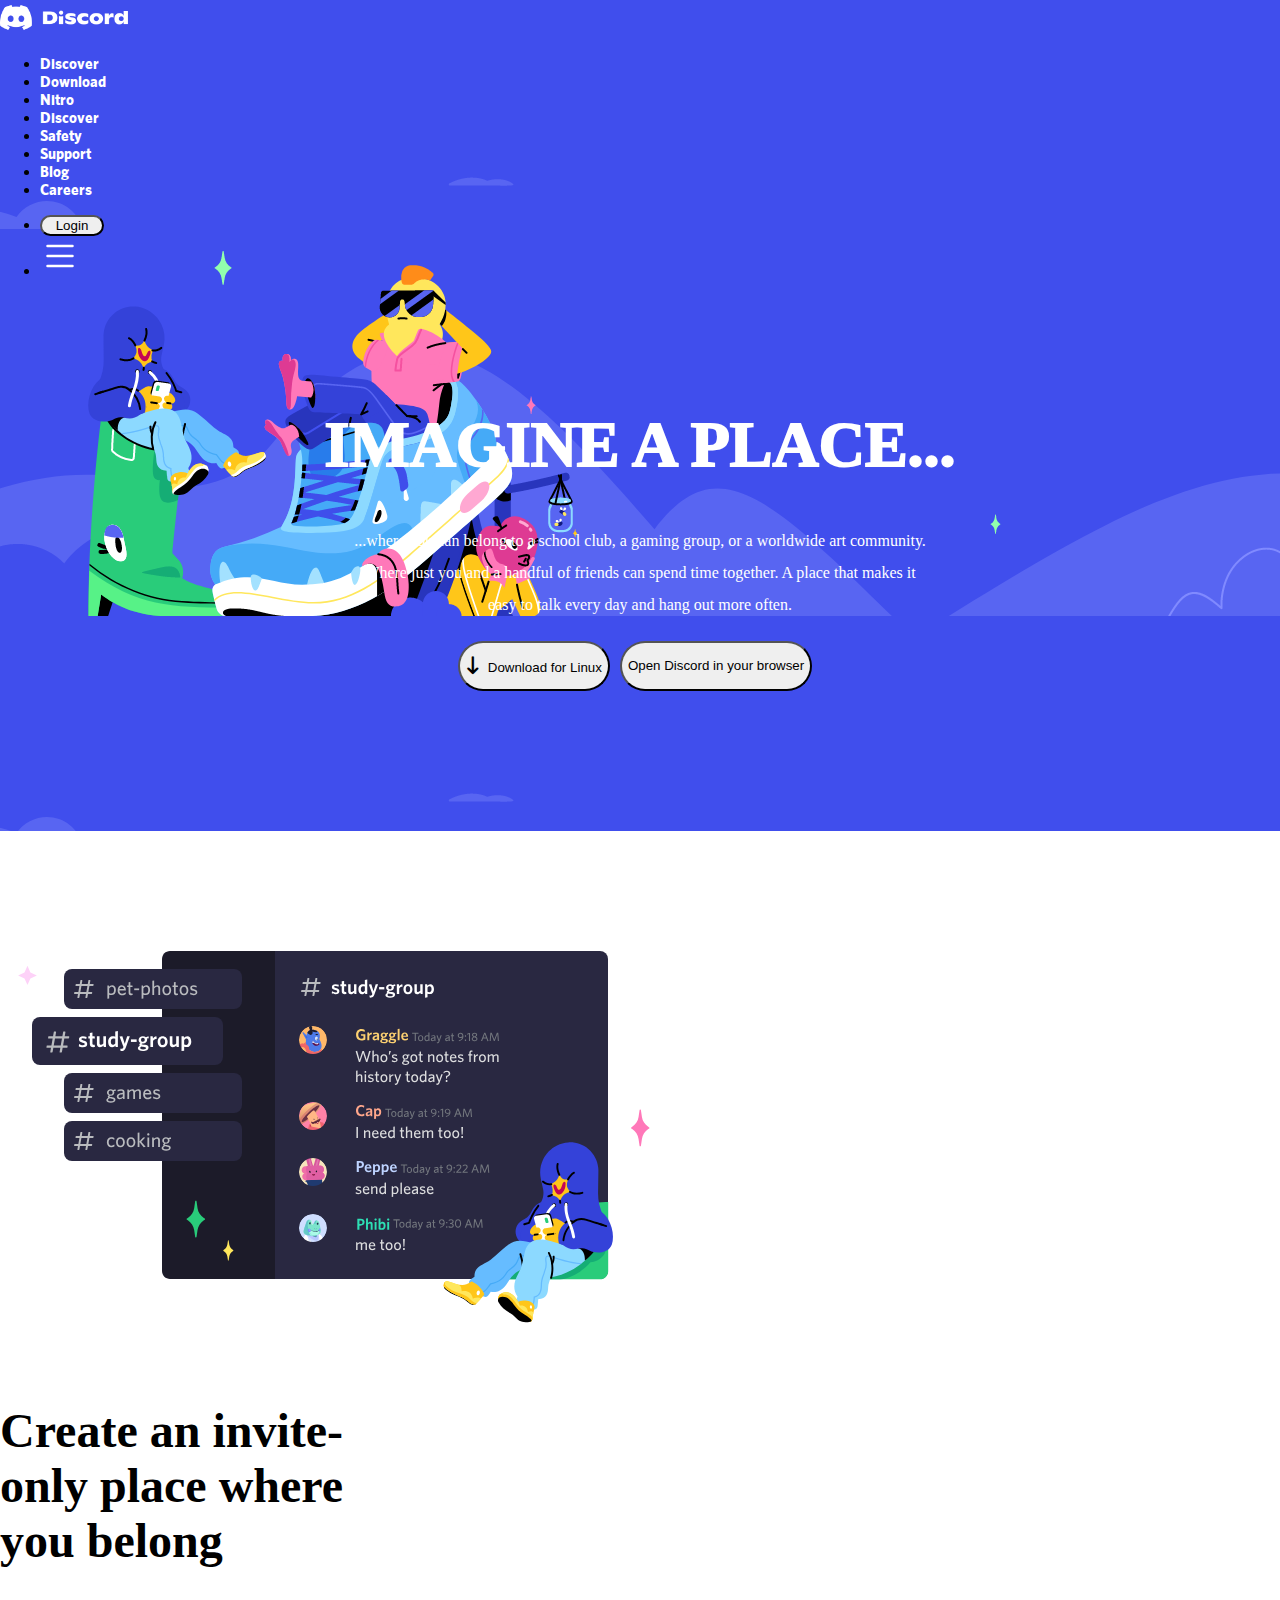
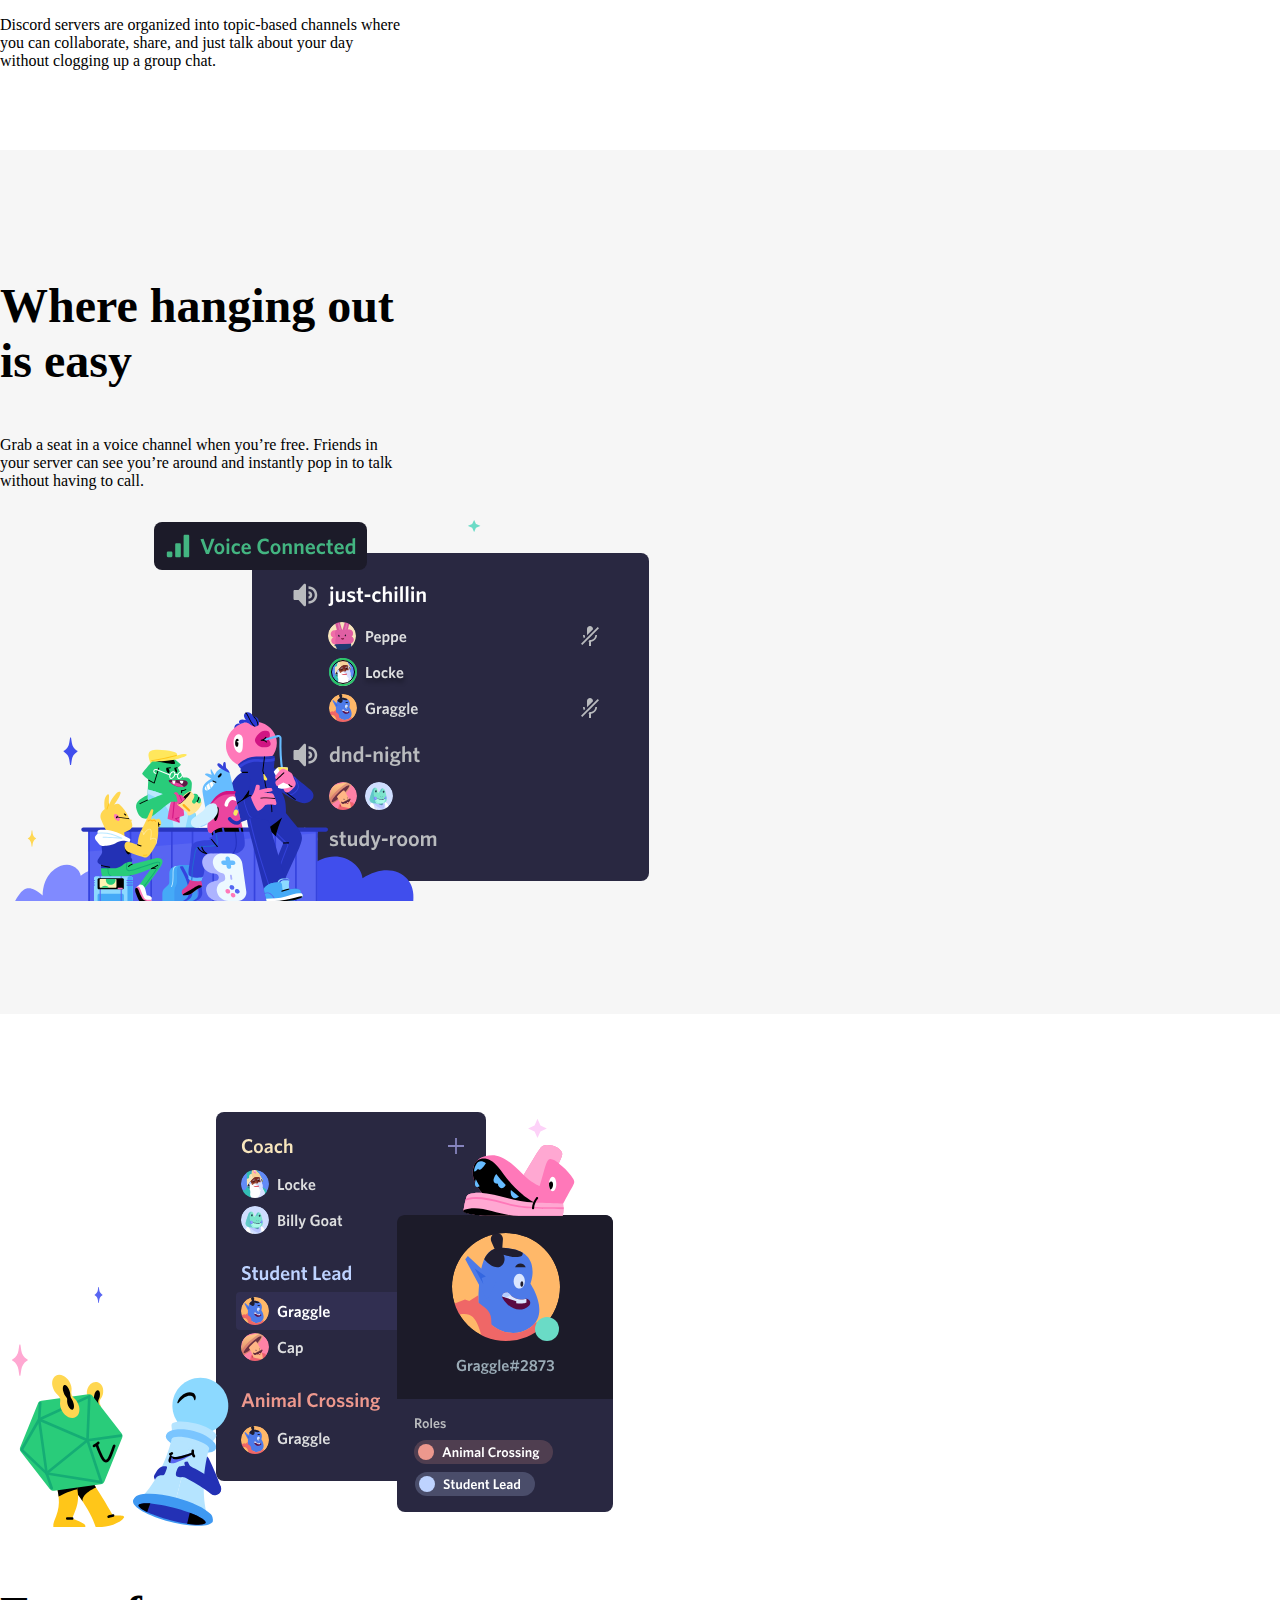
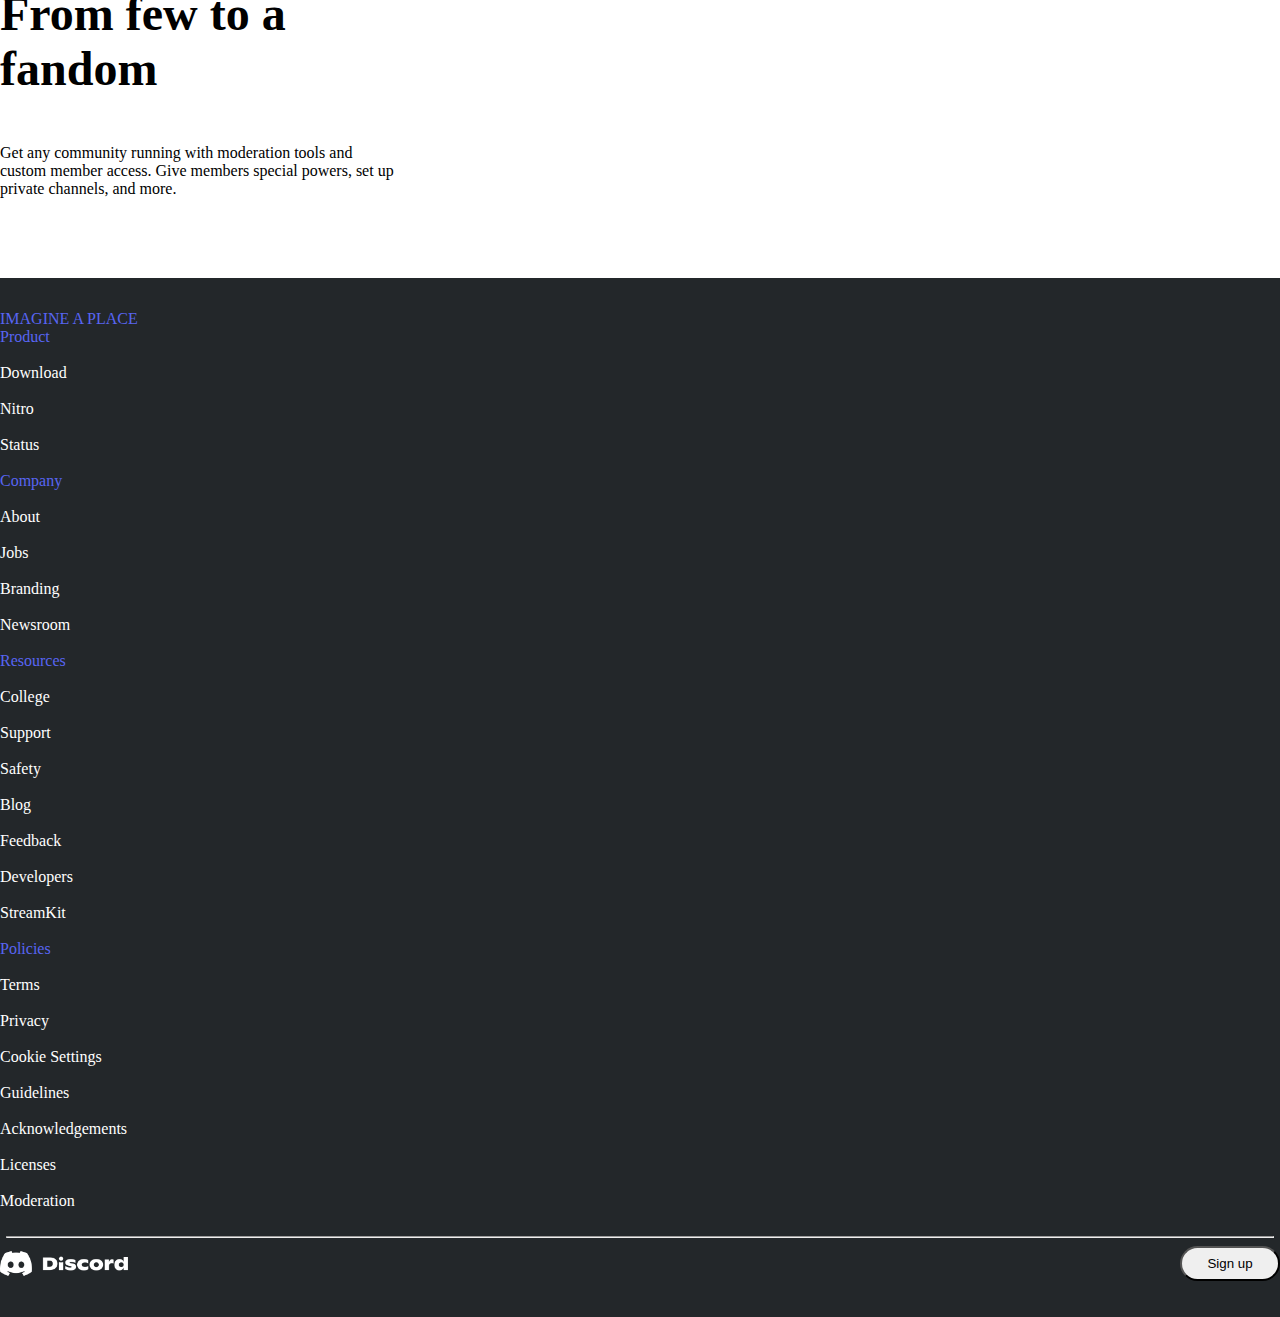
<file: index.html>
<!DOCTYPE html>
<html lang="en">
<head>
    <meta charset="UTF-8">
    <meta http-equiv="X-UA-Compatible" content="IE=edge">
    <meta name="viewport" content="width=device-width, initial-scale=1.0">
    <script src="./index.js"></script>
    <link 
        href="https://cdn.jsdelivr.net/npm/bootstrap@5.2.0/dist/css/bootstrap.min.css" 
        rel="stylesheet" 
        integrity="sha384-gH2yIJqKdNHPEq0n4Mqa/HGKIhSkIHeL5AyhkYV8i59U5AR6csBvApHHNl/vI1Bx" 
        crossorigin="anonymous">
    <link rel="stylesheet" href="https://cdnjs.cloudflare.com/ajax/libs/font-awesome/6.1.2/css/all.min.css">
    <link rel="stylesheet" href="./style.css">
    <link rel="shortcut icon" href="./images/fav_icon.png">
    <title>Discord</title>
</head>
<body>
    <div class="background" >

        <div class="container">
          <!-- header -->
          <header>

              <!-- Navbar-->
              <nav class="navbar navbar-expand-lg">
               <div class="container-fluid justify-content-between">
    
                 <!-- Left elements -->
                 <div class="d-flex">
                   <a class="navbar-brand me-2 mb-1 d-flex align-items-center" href="#">
    
                     <!-- logo -->
                     <div class="logo">
                         <img class="logo" src="./images/Discord-Logo+Wordmark-White.png" alt="">
                     </div>
                     <!-- /logo -->
    
                   </a>
                 </div>
                 <!-- Left elements -->
             
                 <!-- Center elements -->
                 <ul class="navbar-nav flex-row d-none d-lg-flex">
    
                   <li class="nav-item me-3 me-lg-1 active">
                     <a class="nav-link header-link" href="#">
                       Discover
                     </a>
                   </li>
    
                   <li class="nav-item me-3 me-lg-1">
                     <a class="nav-link header-link" href="#">
                       Download
                     </a>
                   </li>
    
                   <li class="nav-item me-3 me-lg-1">
                     <a class="nav-link header-link" href="#">
                       Nitro
                     </a>
                   </li>
    
                   <li class="nav-item me-3 me-lg-1">
                     <a class="nav-link header-link" href="#">
                       Discover
                     </a>
                   </li>
             
                   <li class="nav-item me-3 me-lg-1">
                     <a class="nav-link header-link" href="#">
                       Safety
                     </a>
                   </li>
             
                   <li class="nav-item me-3 me-lg-1">
                     <a class="nav-link header-link" href="#">
                       Support
                     </a>
                   </li>
             
                   <li class="nav-item me-3 me-lg-1">
                     <a class="nav-link header-link" href="#">
                       Blog
                     </a>
                   </li>
             
                   <li class="nav-item me-3 me-lg-1">
                     <a class="nav-link header-link" href="#">
                       Careers
                     </a>
                   </li>
    
                 </ul>
                 <!-- Center elements -->
             
                 <!-- Right elements -->
                 <ul class="navbar-nav flex-row">
                    <li class=" dropdown me-3 me-lg-1">
                     <a>
                     <button class="btn btn-light" style="border-radius: 100px; width: 4rem;">Login</button>
                     </a>
                    </li>
    
                    <li class="d-block d-lg-none nav-item dropdown me-3 me-lg-1">
                     <a onclick="openNav()">
                       <svg xmlns="http://www.w3.org/2000/svg" width="40" height="40" fill="currentColor" class="bi bi-list humberger" viewBox="0 0 16 16">
                         <path fill-rule="evenodd" d="M2.5 12a.5.5 0 0 1 .5-.5h10a.5.5 0 0 1 0 1H3a.5.5 0 0 1-.5-.5zm0-4a.5.5 0 0 1 .5-.5h10a.5.5 0 0 1 0 1H3a.5.5 0 0 1-.5-.5zm0-4a.5.5 0 0 1 .5-.5h10a.5.5 0 0 1 0 1H3a.5.5 0 0 1-.5-.5z"/>
                       </svg>
                     </a>
                    </li>
                 </ul>
                 <!-- Right elements -->
               </div>
              </nav>
              <!-- /Navbar -->
    
              <!-- side nav -->
              <div id="mySidenav" class="sidenav">
                <div>
                  <img class="side-nav-logo" src="./images/black_discord.png">
                  <a href="javascript:void(0)" class="closebtn" onclick="closeNav()">&times;</a>
                  <hr>
                </div>
                <a href="#">Home</a>
                <a href="#">Download</a>
                <a href="#">Nitro</a>
                <a href="#">Discover</a>
                <a onclick="safty()" href="#">Safty &#8594;</a>
                <a onclick="academy()" href="#">Mod Academy &#8594;</a>
                <a href="#">Support</a>
                <a href="#">Blog</a>
                <a href="#">Careers</a>
              </div>
              <!-- /side nav -->
    
              <!-- swafty route. a section under sidebar -->
              <div id="swafty" class="swafty-page">
                <div>
                  <a href="javascript:void(0)" class="swafty-back-button" onclick="saftyClose()">&#8592; back</a>
                  <a href="javascript:void(0)" class="closebtn-swafty" onclick="closeNav()">&times;</a>
                  <hr>
                </div>

                <div>
                  <span class="h4">Controlling Your Experience</span>
                  <br>
                  <p>
                    Four steps to a super safe account <br><br>
                    Four steps to a super safe server <br><br>
                    Role of administrators and moderators on Discord <br><br>
                    Reporting problems to Discord <br><br>
                    Mental health on Discord <br><br>
                    Age-Restricted Content on Discord <br><br>
                    Tips against spam and hacking <br><br>
                  </p>
                  <hr>
                </div>

                <div>
                  <span class="h4">Parents & Educators</span>
                  <br>
                  <p>
                    What is Discord?  <br><br>
                    Discord's commitment to a safe and trusted experience <br><br>
                    Helping your teen stay safe on Discord <br><br>
                    Talking about online safety with your teen <br><br>
                  </p>
                  <hr>
                </div>
              </div>
              <!-- /swafty route. a section under sidebar -->

              <!-- mode academy route. a section under sidebar -->
              <div id="mode-academy" class="swafty-page">
                <div>
                  <a href="javascript:void(0)" class="swafty-back-button" onclick="academyClose()">&#8592; back</a>
                  <a href="javascript:void(0)" class="closebtn-swafty" onclick="closeNav()">&times;</a>
                </div>

                <div>
                  <span class="h4">Moderator Academy</span>
                  <br>
                  <hr>
                </div>

                <div>
                  <span class="h4">Basics</span>
                  <br>
                  <p>
                    100: An Intro to the DMA <br><br>
                    103: Basic Channel Setup <br><br>
                    104: How to Report Content to Discord <br><br>
                    110: Moderator Etiquette <br><br>
                    111: Your Responsibilities as a Moderator <br><br>
                  </p>
                  <hr>
                </div>

                <div>
                  <span class="h4">Setup and Function</span>
                  <br>
                  <p>
                    201: Permissions on Discord <br><br>
                    202: Handling Difficult Scenarios <br><br>
                    203: Developing Server Rules <br><br>
                    204: Ban Appeals <br><br>
                    205: Utilizing Role Colors <br><br>
                    206: Best Practices for Reporting Tools <br><br>
                    210: Moderator Recruitment <br><br>
                  </p>
                  <hr>
                </div>

                <div>
                  <span class="h4">Advanced Community Management</span>
                  <br>
                  <p>                
                    301: Implementing Verification Gates <br><br>
                    302: Developing Moderator Guidelines <br><br>
                    303: Facilitating Positive Environments <br><br>
                    310: Managing Moderation Teams <br><br>
                    311: Understanding and Avoiding Moderator Burnout <br><br>
                    312: Internal Conflict Resolution <br><br>
                    313: How to Moderate Voice Channels <br><br>
                    314: Training and Onboarding New Moderators <br><br>
                    321: Auto Moderation in Discord <br><br>
                    322: Usage and Benefits of Webhooks and Embeds  <br><br>
                    323: Usage of XP Systems <br><br>
                    331: Community Engagement <br><br>
                    332: Fostering Healthy Communities <br><br>
                    333: Planning Community Events <br><br>
                    334: Community Partnerships <br><br>
                    341: Understanding Your Community Through Insights <br><br>

                  </p>
                  <hr>
                </div>
              </div>
              <!-- /mode academy route. a section under sidebar -->
          </header>
          <!-- /header -->

          <!-- first section -->
          <div class="first-section">
            <div class="container">
                <h1 class="first-heading h1">IMAGINE A PLACE...</h1>

                <!-- description -->
                <div class="first-desc">
                    ...where you can belong to a school club, a gaming group, or a worldwide art community. <br>
                     Where just you and a handful of friends can spend time together. A place that makes it<br>
                      easy to talk every day and hang out more often.
                </div>
                <!-- /description -->

                <!-- buttons -->
                <div class="button-container">
                    <div class=""></div>
                    <div class=""> 
                        <button class="btn btn-light my-button"><i class="fa-solid fa-arrow-down-long download-icon"></i>Download for Linux</button>
                    </div>
                    <div class="">
                        <button class="btn btn-dark my-button">Open Discord in your browser</button>
                    </div>
                </div>
                <!-- /buttons -->

            </div>
          </div>
          <!-- /first section -->
          
        </div>
        
    </div>

    <!-- feature updating section -->
    <section class="container all-sections">
      <div class="row">
        <img src="./images/second_section.svg" class="col-xs-12 col-lg-6">

        <div class="space-between col-0 col-lg-1 col-xxl-2"></div>

        <div class="section-desc-cond col-xs-12 col-md-6">
          <p class="section-heading h2">
            Create an invite-only place where you belong
          </p>
          <div>
            Discord servers are organized into topic-based channels where you can collaborate,
            share, and just talk about your day without clogging up a group chat.
          </div>
        </div>
      </div>
    </section>
    <!-- /feture updating section -->

    <!-- third section -->
    <div class="background-change">
      <section class="container all-sections">
        <div class="row">
  
          <div class="section-desc-cond col-xs-12 col-md-6">
            <p class="section-heading h2">
              Where hanging out is easy
            </p>
            <div>
              Grab a seat in a voice channel when you’re free. Friends in your server can see you’re around and 
              instantly pop in to talk without having to call.
            </div>
          </div>

          <div class="space-between col-0 col-lg-1 col-xxl-2"></div>
  
          <img src="./images/third_section.svg" class="col-xs-12 col-lg-6">
  
        </div>
      </section>
    </div>
    <!-- /third section -->

    <!-- forth section -->
    <section class="container all-sections">
      <div class="row">

        <img src="./images/forth.svg" class="col-xs-12 col-lg-6">

        <div class="space-between col-0 col-lg-1 col-xxl-2"></div>

        <div class="section-desc-cond col-xs-12 col-md-6">
          <p class="section-heading h2">
            From few to a fandom
          </p>
          <div>
            Get any community running with moderation tools and custom member access. Give members special powers, 
            set up private channels, and more.
          </div>
        </div>

      </div>
    </section>
    <!-- /forth section -->

    <!-- footer -->
    <div class="footer-container">
      <footer class="container">
        <div class="row g-3">
          <div class="col-12 col-md-4">
            <span class="footer-heading h2">IMAGINE A PLACE</span>
          </div>
          <div class="col-6 col-md-2" style="color: white;">
            <span class="footer-grid-head">Product</span> <br><br>
            Download <br><br>
            Nitro <br><br>
            Status <br><br>
          </div>
          <div class="col-6 col-md-2" style="color: white;">
            <span class="footer-grid-head">Company</span> <br><br>
            About <br><br>
            Jobs <br><br>
            Branding <br><br>
            Newsroom <br><br>
          </div>
          <div class="col-6 col-md-2" style="color: white;">
            <span class="footer-grid-head">Resources</span> <br><br>
            College <br><br>
            Support <br><br>
            Safety <br><br>
            Blog <br><br>
            Feedback <br><br>
            Developers <br><br>
            StreamKit <br><br>
          </div>
          <div class="col-6 col-md-2" style="color: white;">
            <span class="footer-grid-head">Policies</span> <br><br>
            Terms <br><br>
            Privacy <br><br>
            Cookie Settings <br><br>
            Guidelines <br><br>
            Acknowledgements <br><br>
            Licenses <br><br>
            Moderation <br><br>
          </div>
        </div>

        <hr style="color: #5865f2; margin-left: 0.5%; margin-right: 0.5%; font-weight: 10px;">

        <div class="row footer-second">
          <img class="logo" src="./images/Discord-Logo+Wordmark-White.png" alt="">
          <button class="btn btn-primary btn-signup">Sign up</button>
        </div>
      </footer>
    </div>
    <!-- /footer -->
    
        <!-- scripts -->
        <script 
            src="https://cdn.jsdelivr.net/npm/@popperjs/core@2.11.5/dist/umd/popper.min.js" 
            integrity="sha384-Xe+8cL9oJa6tN/veChSP7q+mnSPaj5Bcu9mPX5F5xIGE0DVittaqT5lorf0EI7Vk" 
            crossorigin="anonymous">
        </script>
        <script 
            src="https://cdn.jsdelivr.net/npm/bootstrap@5.2.0/dist/js/bootstrap.min.js" 
            integrity="sha384-ODmDIVzN+pFdexxHEHFBQH3/9/vQ9uori45z4JjnFsRydbmQbmL5t1tQ0culUzyK" 
            crossorigin="anonymous">
        </script>
        <!-- /scripts -->
</body>
</html>
</file>
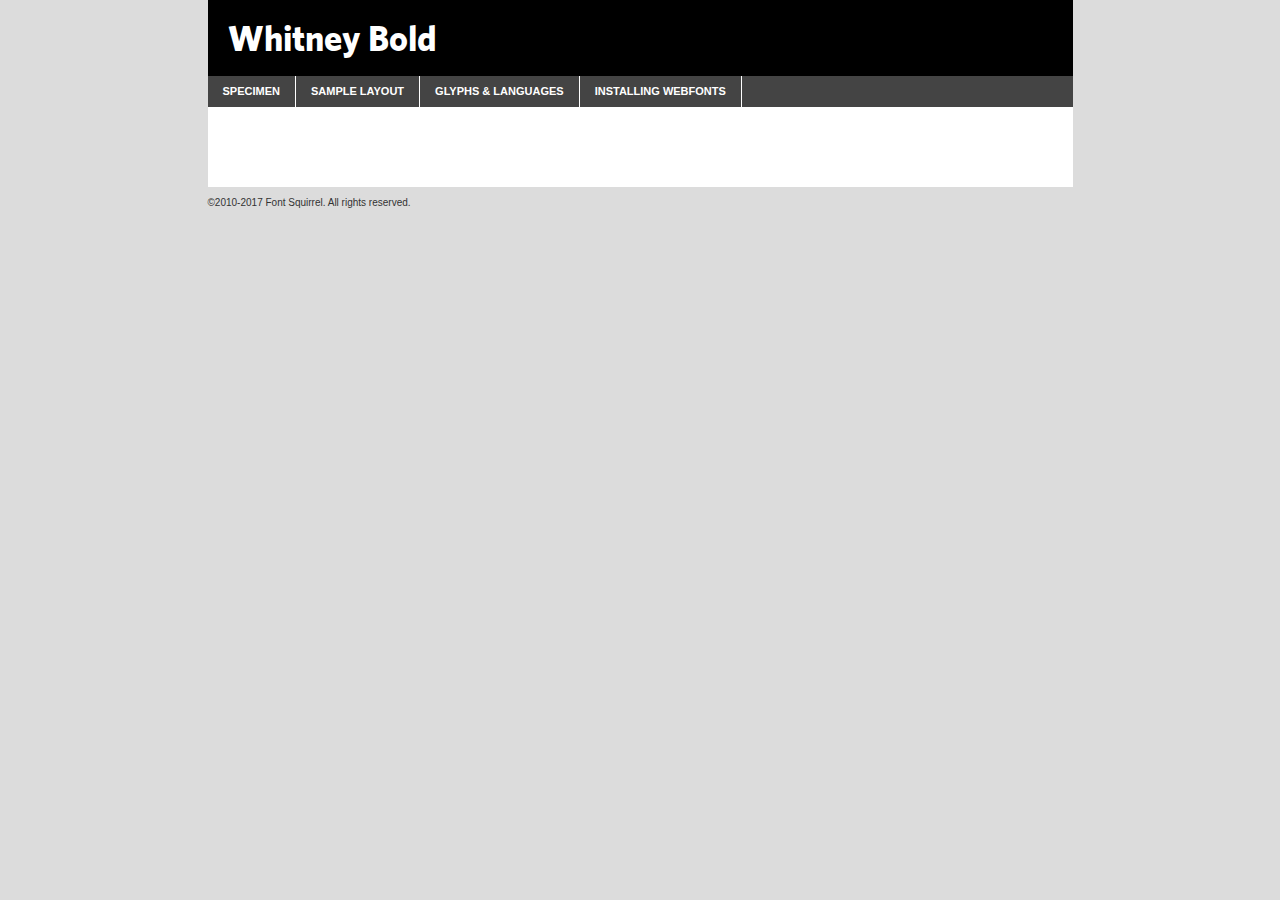
<file: font/whitneybold-demo.html>
<!DOCTYPE html PUBLIC "-//W3C//DTD XHTML 1.0 Transitional//EN"
        "http://www.w3.org/TR/xhtml1/DTD/xhtml1-transitional.dtd">

<html xmlns="http://www.w3.org/1999/xhtml" xml:lang="en" lang="en">
<head>
    <meta http-equiv="Content-Type" content="text/html; charset=utf-8"/>
    <script src="http://ajax.googleapis.com/ajax/libs/jquery/1.7.2/jquery.min.js" type="text/javascript" charset="utf-8"></script>
    <script type="text/javascript">
		(function($) {
			$.fn.easyTabs = function(option) {
				var param = jQuery.extend({ fadeSpeed: 'fast', defaultContent: 1, activeClass: 'active' }, option);
				$(this).each(function() {
					var thisId = '#' + this.id;
					if ( param.defaultContent == '' )
					{
						param.defaultContent = 1;
					}
					if ( typeof param.defaultContent == 'number' )
					{
						var defaultTab = $(thisId + ' .tabs li:eq(' + (param.defaultContent - 1) + ') a').attr('href').substr(1);
					}
					else
					{
						var defaultTab = param.defaultContent;
					}
					$(thisId + ' .tabs li a').each(function() {
						var tabToHide = $(this).attr('href').substr(1);
						$('#' + tabToHide).addClass('easytabs-tab-content');
					});
					hideAll();
					changeContent(defaultTab);

					function hideAll() {$(thisId + ' .easytabs-tab-content').hide();}

					function changeContent(tabId)
					{
						hideAll();
						$(thisId + ' .tabs li').removeClass(param.activeClass);
						$(thisId + ' .tabs li a[href=#' + tabId + ']').closest('li').addClass(param.activeClass);
						if ( param.fadeSpeed != 'none' )
						{
							$(thisId + ' #' + tabId).fadeIn(param.fadeSpeed);
						}
						else
						{
							$(thisId + ' #' + tabId).show();
						}
					}

					$(thisId + ' .tabs li').click(function() {
						var tabId = $(this).find('a').attr('href').substr(1);
						changeContent(tabId);
						return false;
					});
				});
			}
		})(jQuery);
    </script>
    <link rel="stylesheet" href="specimen_files/specimen_stylesheet.css" type="text/css" charset="utf-8"/>
    <link rel="stylesheet" href="stylesheet.css" type="text/css" charset="utf-8"/>

    <style type="text/css">
        		body {
			font-family: 'whitneybold';
        		}

            </style>

    <title>Whitney Bold Specimen</title>


    <script type="text/javascript" charset="utf-8">
		$(document).ready(function() {
			$('#container').easyTabs({ defaultContent: 1 });
		});
    </script>
</head>

<body>
<div id="container">
    <div id="header">
		Whitney Bold    </div>
    <ul class="tabs">
        <li><a href="#specimen">Specimen</a></li>
        <li><a href="#layout">Sample Layout</a></li>
		        <li><a href="#glyphs">Glyphs &amp; Languages</a></li>
        <li><a href="#installing">Installing Webfonts</a></li>

    </ul>

    <div id="main_content">


        <div id="specimen">

            <div class="section">
                <div class="grid12 firstcol">
                    <div class="huge">AaBb</div>
                </div>
            </div>

            <div class="section">
                <div class="glyph_range">A&#x200B;B&#x200b;C&#x200b;D&#x200b;E&#x200b;F&#x200b;G&#x200b;H&#x200b;I&#x200b;J&#x200b;K&#x200b;L&#x200b;M&#x200b;N&#x200b;O&#x200b;P&#x200b;Q&#x200b;R&#x200b;S&#x200b;T&#x200b;U&#x200b;V&#x200b;W&#x200b;X&#x200b;Y&#x200b;Z&#x200b;a&#x200b;b&#x200b;c&#x200b;d&#x200b;e&#x200b;f&#x200b;g&#x200b;h&#x200b;i&#x200b;j&#x200b;k&#x200b;l&#x200b;m&#x200b;n&#x200b;o&#x200b;p&#x200b;q&#x200b;r&#x200b;s&#x200b;t&#x200b;u&#x200b;v&#x200b;w&#x200b;x&#x200b;y&#x200b;z&#x200b;1&#x200b;2&#x200b;3&#x200b;4&#x200b;5&#x200b;6&#x200b;7&#x200b;8&#x200b;9&#x200b;0&#x200b;&amp;&#x200b;.&#x200b;,&#x200b;?&#x200b;!&#x200b;&#64;&#x200b;(&#x200b;)&#x200b;#&#x200b;$&#x200b;%&#x200b;*&#x200b;+&#x200b;-&#x200b;=&#x200b;:&#x200b;;</div>
            </div>
            <div class="section">
                <div class="grid12 firstcol">
                    <table class="sample_table">
                        <tr>
                            <td>10</td>
                            <td class="size10">abcdefghijklmnopqrstuvwxyzABCDEFGHIJKLMNOPQRSTUVWXYZ0123456789abcdefghijklmnopqrstuvwxyzABCDEFGHIJKLMNOPQRSTUVWXYZ0123456789abcdefghijklmnopqrstuvwxyzABCDEFGHIJKLMNOPQRSTUVWXYZ</td>
                        </tr>
                        <tr>
                            <td>11</td>
                            <td class="size11">abcdefghijklmnopqrstuvwxyzABCDEFGHIJKLMNOPQRSTUVWXYZ0123456789abcdefghijklmnopqrstuvwxyzABCDEFGHIJKLMNOPQRSTUVWXYZ0123456789abcdefghijklmnopqrstuvwxyzABCDEFGHIJKLMNOPQRSTUVWXYZ</td>
                        </tr>
                        <tr>
                            <td>12</td>
                            <td class="size12">abcdefghijklmnopqrstuvwxyzABCDEFGHIJKLMNOPQRSTUVWXYZ0123456789abcdefghijklmnopqrstuvwxyzABCDEFGHIJKLMNOPQRSTUVWXYZ0123456789abcdefghijklmnopqrstuvwxyzABCDEFGHIJKLMNOPQRSTUVWXYZ</td>
                        </tr>
                        <tr>
                            <td>13</td>
                            <td class="size13">abcdefghijklmnopqrstuvwxyzABCDEFGHIJKLMNOPQRSTUVWXYZ0123456789abcdefghijklmnopqrstuvwxyzABCDEFGHIJKLMNOPQRSTUVWXYZ0123456789abcdefghijklmnopqrstuvwxyzABCDEFGHIJKLMNOPQRSTUVWXYZ</td>
                        </tr>
                        <tr>
                            <td>14</td>
                            <td class="size14">abcdefghijklmnopqrstuvwxyzABCDEFGHIJKLMNOPQRSTUVWXYZ0123456789abcdefghijklmnopqrstuvwxyzABCDEFGHIJKLMNOPQRSTUVWXYZ0123456789abcdefghijklmnopqrstuvwxyzABCDEFGHIJKLMNOPQRSTUVWXYZ</td>
                        </tr>
                        <tr>
                            <td>16</td>
                            <td class="size16">abcdefghijklmnopqrstuvwxyzABCDEFGHIJKLMNOPQRSTUVWXYZ0123456789abcdefghijklmnopqrstuvwxyzABCDEFGHIJKLMNOPQRSTUVWXYZ</td>
                        </tr>
                        <tr>
                            <td>18</td>
                            <td class="size18">abcdefghijklmnopqrstuvwxyzABCDEFGHIJKLMNOPQRSTUVWXYZ0123456789abcdefghijklmnopqrstuvwxyzABCDEFGHIJKLMNOPQRSTUVWXYZ</td>
                        </tr>
                        <tr>
                            <td>20</td>
                            <td class="size20">abcdefghijklmnopqrstuvwxyzABCDEFGHIJKLMNOPQRSTUVWXYZ0123456789abcdefghijklmnopqrstuvwxyzABCDEFGHIJKLMNOPQRSTUVWXYZ</td>
                        </tr>
                        <tr>
                            <td>24</td>
                            <td class="size24">abcdefghijklmnopqrstuvwxyzABCDEFGHIJKLMNOPQRSTUVWXYZ0123456789abcdefghijklmnopqrstuvwxyzABCDEFGHIJKLMNOPQRSTUVWXYZ</td>
                        </tr>
                        <tr>
                            <td>30</td>
                            <td class="size30">abcdefghijklmnopqrstuvwxyzABCDEFGHIJKLMNOPQRSTUVWXYZ0123456789abcdefghijklmnopqrstuvwxyzABCDEFGHIJKLMNOPQRSTUVWXYZ</td>
                        </tr>
                        <tr>
                            <td>36</td>
                            <td class="size36">abcdefghijklmnopqrstuvwxyzABCDEFGHIJKLMNOPQRSTUVWXYZ0123456789abcdefghijklmnopqrstuvwxyzABCDEFGHIJKLMNOPQRSTUVWXYZ</td>
                        </tr>
                        <tr>
                            <td>48</td>
                            <td class="size48">abcdefghijklmnopqrstuvwxyzABCDEFGHIJKLMNOPQRSTUVWXYZ0123456789abcdefghijklmnopqrstuvwxyzABCDEFGHIJKLMNOPQRSTUVWXYZ</td>
                        </tr>
                        <tr>
                            <td>60</td>
                            <td class="size60">abcdefghijklmnopqrstuvwxyzABCDEFGHIJKLMNOPQRSTUVWXYZ0123456789abcdefghijklmnopqrstuvwxyzABCDEFGHIJKLMNOPQRSTUVWXYZ</td>
                        </tr>
                        <tr>
                            <td>72</td>
                            <td class="size72">abcdefghijklmnopqrstuvwxyzABCDEFGHIJKLMNOPQRSTUVWXYZ0123456789abcdefghijklmnopqrstuvwxyzABCDEFGHIJKLMNOPQRSTUVWXYZ</td>
                        </tr>
                        <tr>
                            <td>90</td>
                            <td class="size90">abcdefghijklmnopqrstuvwxyzABCDEFGHIJKLMNOPQRSTUVWXYZ0123456789abcdefghijklmnopqrstuvwxyzABCDEFGHIJKLMNOPQRSTUVWXYZ</td>
                        </tr>
                    </table>

                </div>

            </div>


            <div class="section" id="bodycomparison">


                <div id="xheight">
                    <div class="fontbody">&#x25FC;&#x25FC;&#x25FC;&#x25FC;&#x25FC;&#x25FC;&#x25FC;&#x25FC;&#x25FC;&#x25FC;&#x25FC;&#x25FC;&#x25FC;&#x25FC;&#x25FC;&#x25FC;&#x25FC;&#x25FC;&#x25FC;&#x25FC;&#x25FC;&#x25FC;&#x25FC;&#x25FC;&#x25FC;&#x25FC;&#x25FC;&#x25FC;&#x25FC;&#x25FC;&#x25FC;&#x25FC;&#x25FC;&#x25FC;&#x25FC;&#x25FC;&#x25FC;&#x25FC;&#x25FC;&#x25FC;&#x25FC;&#x25FC;&#x25FC;&#x25FC;&#x25FC;&#x25FC;&#x25FC;&#x25FC;&#x25FC;&#x25FC;&#x25FC;&#x25FC;&#x25FC;&#x25FC;&#x25FC;&#x25FC;&#x25FC;&#x25FC;&#x25FC;&#x25FC;&#x25FC;&#x25FC;&#x25FC;&#x25FC;&#x25FC;&#x25FC;&#x25FC;&#x25FC;&#x25FC;&#x25FC;&#x25FC;&#x25FC;&#x25FC;&#x25FC;&#x25FC;&#x25FC;&#x25FC;&#x25FC;&#x25FC;&#x25FC;&#x25FC;&#x25FC;&#x25FC;&#x25FC;&#x25FC;&#x25FC;&#x25FC;&#x25FC;&#x25FC;&#x25FC;&#x25FC;&#x25FC;&#x25FC;&#x25FC;&#x25FC;&#x25FC;&#x25FC;&#x25FC;&#x25FC;body</div>
                    <div class="arialbody">body</div>
                    <div class="verdanabody">body</div>
                    <div class="georgiabody">body</div>
                </div>
                <div class="fontbody" style="z-index:1">
                    body<span>Whitney Bold</span>
                </div>
                <div class="arialbody" style="z-index:1">
                    body<span>Arial</span>
                </div>
                <div class="verdanabody" style="z-index:1">
                    body<span>Verdana</span>
                </div>
                <div class="georgiabody" style="z-index:1">
                    body<span>Georgia</span>
                </div>


            </div>


            <div class="section psample psample_row1" id="">

                <div class="grid2 firstcol">
                    <p class="size10"><span>10.</span>Aenean lacinia bibendum nulla sed consectetur. Fusce dapibus, tellus ac cursus commodo, tortor mauris condimentum nibh, ut fermentum massa justo sit amet risus. Nullam id dolor id nibh ultricies vehicula ut id elit. Cum sociis natoque penatibus et magnis dis parturient montes, nascetur ridiculus mus. Nulla vitae elit libero, a pharetra augue.</p>

                </div>
                <div class="grid3">
                    <p class="size11"><span>11.</span>Aenean lacinia bibendum nulla sed consectetur. Fusce dapibus, tellus ac cursus commodo, tortor mauris condimentum nibh, ut fermentum massa justo sit amet risus. Nullam id dolor id nibh ultricies vehicula ut id elit. Cum sociis natoque penatibus et magnis dis parturient montes, nascetur ridiculus mus. Nulla vitae elit libero, a pharetra augue.</p>

                </div>
                <div class="grid3">
                    <p class="size12"><span>12.</span>Aenean lacinia bibendum nulla sed consectetur. Fusce dapibus, tellus ac cursus commodo, tortor mauris condimentum nibh, ut fermentum massa justo sit amet risus. Nullam id dolor id nibh ultricies vehicula ut id elit. Cum sociis natoque penatibus et magnis dis parturient montes, nascetur ridiculus mus. Nulla vitae elit libero, a pharetra augue.</p>

                </div>
                <div class="grid4">
                    <p class="size13"><span>13.</span>Aenean lacinia bibendum nulla sed consectetur. Fusce dapibus, tellus ac cursus commodo, tortor mauris condimentum nibh, ut fermentum massa justo sit amet risus. Nullam id dolor id nibh ultricies vehicula ut id elit. Cum sociis natoque penatibus et magnis dis parturient montes, nascetur ridiculus mus. Nulla vitae elit libero, a pharetra augue.</p>

                </div>
                <div class="white_blend"></div>

            </div>
            <div class="section psample psample_row2" id="">
                <div class="grid3 firstcol">
                    <p class="size14"><span>14.</span>Aenean lacinia bibendum nulla sed consectetur. Fusce dapibus, tellus ac cursus commodo, tortor mauris condimentum nibh, ut fermentum massa justo sit amet risus. Nullam id dolor id nibh ultricies vehicula ut id elit. Cum sociis natoque penatibus et magnis dis parturient montes, nascetur ridiculus mus. Nulla vitae elit libero, a pharetra augue.</p>

                </div>
                <div class="grid4">
                    <p class="size16"><span>16.</span>Aenean lacinia bibendum nulla sed consectetur. Fusce dapibus, tellus ac cursus commodo, tortor mauris condimentum nibh, ut fermentum massa justo sit amet risus. Nullam id dolor id nibh ultricies vehicula ut id elit. Cum sociis natoque penatibus et magnis dis parturient montes, nascetur ridiculus mus. Nulla vitae elit libero, a pharetra augue.</p>

                </div>
                <div class="grid5">
                    <p class="size18"><span>18.</span>Aenean lacinia bibendum nulla sed consectetur. Fusce dapibus, tellus ac cursus commodo, tortor mauris condimentum nibh, ut fermentum massa justo sit amet risus. Nullam id dolor id nibh ultricies vehicula ut id elit. Cum sociis natoque penatibus et magnis dis parturient montes, nascetur ridiculus mus. Nulla vitae elit libero, a pharetra augue.</p>

                </div>

                <div class="white_blend"></div>

            </div>

            <div class="section psample psample_row3" id="">
                <div class="grid5 firstcol">
                    <p class="size20"><span>20.</span>Aenean lacinia bibendum nulla sed consectetur. Fusce dapibus, tellus ac cursus commodo, tortor mauris condimentum nibh, ut fermentum massa justo sit amet risus. Nullam id dolor id nibh ultricies vehicula ut id elit. Cum sociis natoque penatibus et magnis dis parturient montes, nascetur ridiculus mus. Nulla vitae elit libero, a pharetra augue.</p>
                </div>
                <div class="grid7">
                    <p class="size24"><span>24.</span>Aenean lacinia bibendum nulla sed consectetur. Fusce dapibus, tellus ac cursus commodo, tortor mauris condimentum nibh, ut fermentum massa justo sit amet risus. Nullam id dolor id nibh ultricies vehicula ut id elit. Cum sociis natoque penatibus et magnis dis parturient montes, nascetur ridiculus mus. Nulla vitae elit libero, a pharetra augue.</p>
                </div>

                <div class="white_blend"></div>

            </div>

            <div class="section psample psample_row4" id="">
                <div class="grid12 firstcol">
                    <p class="size30"><span>30.</span>Aenean lacinia bibendum nulla sed consectetur. Fusce dapibus, tellus ac cursus commodo, tortor mauris condimentum nibh, ut fermentum massa justo sit amet risus. Nullam id dolor id nibh ultricies vehicula ut id elit. Cum sociis natoque penatibus et magnis dis parturient montes, nascetur ridiculus mus. Nulla vitae elit libero, a pharetra augue.</p>
                </div>
                <div class="white_blend"></div>

            </div>


            <div class="section psample psample_row1 fullreverse">
                <div class="grid2 firstcol">
                    <p class="size10"><span>10.</span>Aenean lacinia bibendum nulla sed consectetur. Fusce dapibus, tellus ac cursus commodo, tortor mauris condimentum nibh, ut fermentum massa justo sit amet risus. Nullam id dolor id nibh ultricies vehicula ut id elit. Cum sociis natoque penatibus et magnis dis parturient montes, nascetur ridiculus mus. Nulla vitae elit libero, a pharetra augue.</p>

                </div>
                <div class="grid3">
                    <p class="size11"><span>11.</span>Aenean lacinia bibendum nulla sed consectetur. Fusce dapibus, tellus ac cursus commodo, tortor mauris condimentum nibh, ut fermentum massa justo sit amet risus. Nullam id dolor id nibh ultricies vehicula ut id elit. Cum sociis natoque penatibus et magnis dis parturient montes, nascetur ridiculus mus. Nulla vitae elit libero, a pharetra augue.</p>

                </div>
                <div class="grid3">
                    <p class="size12"><span>12.</span>Aenean lacinia bibendum nulla sed consectetur. Fusce dapibus, tellus ac cursus commodo, tortor mauris condimentum nibh, ut fermentum massa justo sit amet risus. Nullam id dolor id nibh ultricies vehicula ut id elit. Cum sociis natoque penatibus et magnis dis parturient montes, nascetur ridiculus mus. Nulla vitae elit libero, a pharetra augue.</p>

                </div>
                <div class="grid4">
                    <p class="size13"><span>13.</span>Aenean lacinia bibendum nulla sed consectetur. Fusce dapibus, tellus ac cursus commodo, tortor mauris condimentum nibh, ut fermentum massa justo sit amet risus. Nullam id dolor id nibh ultricies vehicula ut id elit. Cum sociis natoque penatibus et magnis dis parturient montes, nascetur ridiculus mus. Nulla vitae elit libero, a pharetra augue.</p>

                </div>
                <div class="black_blend"></div>

            </div>

            <div class="section psample psample_row2 fullreverse">
                <div class="grid3 firstcol">
                    <p class="size14"><span>14.</span>Aenean lacinia bibendum nulla sed consectetur. Fusce dapibus, tellus ac cursus commodo, tortor mauris condimentum nibh, ut fermentum massa justo sit amet risus. Nullam id dolor id nibh ultricies vehicula ut id elit. Cum sociis natoque penatibus et magnis dis parturient montes, nascetur ridiculus mus. Nulla vitae elit libero, a pharetra augue.</p>

                </div>
                <div class="grid4">
                    <p class="size16"><span>16.</span>Aenean lacinia bibendum nulla sed consectetur. Fusce dapibus, tellus ac cursus commodo, tortor mauris condimentum nibh, ut fermentum massa justo sit amet risus. Nullam id dolor id nibh ultricies vehicula ut id elit. Cum sociis natoque penatibus et magnis dis parturient montes, nascetur ridiculus mus. Nulla vitae elit libero, a pharetra augue.</p>

                </div>
                <div class="grid5">
                    <p class="size18"><span>18.</span>Aenean lacinia bibendum nulla sed consectetur. Fusce dapibus, tellus ac cursus commodo, tortor mauris condimentum nibh, ut fermentum massa justo sit amet risus. Nullam id dolor id nibh ultricies vehicula ut id elit. Cum sociis natoque penatibus et magnis dis parturient montes, nascetur ridiculus mus. Nulla vitae elit libero, a pharetra augue.</p>

                </div>
                <div class="black_blend"></div>

            </div>

            <div class="section psample fullreverse psample_row3" id="">
                <div class="grid5 firstcol">
                    <p class="size20"><span>20.</span>Aenean lacinia bibendum nulla sed consectetur. Fusce dapibus, tellus ac cursus commodo, tortor mauris condimentum nibh, ut fermentum massa justo sit amet risus. Nullam id dolor id nibh ultricies vehicula ut id elit. Cum sociis natoque penatibus et magnis dis parturient montes, nascetur ridiculus mus. Nulla vitae elit libero, a pharetra augue.</p>
                </div>
                <div class="grid7">
                    <p class="size24"><span>24.</span>Aenean lacinia bibendum nulla sed consectetur. Fusce dapibus, tellus ac cursus commodo, tortor mauris condimentum nibh, ut fermentum massa justo sit amet risus. Nullam id dolor id nibh ultricies vehicula ut id elit. Cum sociis natoque penatibus et magnis dis parturient montes, nascetur ridiculus mus. Nulla vitae elit libero, a pharetra augue.</p>
                </div>

                <div class="black_blend"></div>

            </div>

            <div class="section psample fullreverse psample_row4" id="" style="border-bottom: 20px #000 solid;">
                <div class="grid12 firstcol">
                    <p class="size30"><span>30.</span>Aenean lacinia bibendum nulla sed consectetur. Fusce dapibus, tellus ac cursus commodo, tortor mauris condimentum nibh, ut fermentum massa justo sit amet risus. Nullam id dolor id nibh ultricies vehicula ut id elit. Cum sociis natoque penatibus et magnis dis parturient montes, nascetur ridiculus mus. Nulla vitae elit libero, a pharetra augue.</p>
                </div>
                <div class="black_blend"></div>

            </div>


        </div>

        <div id="layout">

            <div class="section">

                <div class="grid12 firstcol">
                    <h1>Lorem Ipsum Dolor</h1>
                    <h2>Etiam porta sem malesuada magna mollis euismod</h2>

                    <p class="byline">By <a href="#link">Aenean Lacinia</a></p>
                </div>
            </div>
            <div class="section">
                <div class="grid8 firstcol">
                    <p class="large">Donec sed odio dui. Morbi leo risus, porta ac consectetur ac, vestibulum at eros. Fusce dapibus, tellus ac cursus commodo, tortor mauris condimentum nibh, ut fermentum massa justo sit amet risus. </p>


                    <h3>Pellentesque ornare sem</h3>

                    <p>Maecenas sed diam eget risus varius blandit sit amet non magna. Maecenas faucibus mollis interdum. Donec ullamcorper nulla non metus auctor fringilla. Nullam id dolor id nibh ultricies vehicula ut id elit. Nullam id dolor id nibh ultricies vehicula ut id elit. </p>

                    <p>Aenean eu leo quam. Pellentesque ornare sem lacinia quam venenatis vestibulum. Lorem ipsum dolor sit amet, consectetur adipiscing elit. Cum sociis natoque penatibus et magnis dis parturient montes, nascetur ridiculus mus. </p>

                    <p>Nulla vitae elit libero, a pharetra augue. Praesent commodo cursus magna, vel scelerisque nisl consectetur et. Aenean lacinia bibendum nulla sed consectetur. </p>

                    <p>Nullam quis risus eget urna mollis ornare vel eu leo. Nullam quis risus eget urna mollis ornare vel eu leo. Maecenas sed diam eget risus varius blandit sit amet non magna. Donec ullamcorper nulla non metus auctor fringilla. </p>

                    <h3>Cras mattis consectetur</h3>

                    <p>Aenean eu leo quam. Pellentesque ornare sem lacinia quam venenatis vestibulum. Aenean lacinia bibendum nulla sed consectetur. Integer posuere erat a ante venenatis dapibus posuere velit aliquet. Cras mattis consectetur purus sit amet fermentum. </p>

                    <p>Nullam id dolor id nibh ultricies vehicula ut id elit. Nullam quis risus eget urna mollis ornare vel eu leo. Cras mattis consectetur purus sit amet fermentum.</p>
                </div>

                <div class="grid4 sidebar">

                    <div class="box reverse">
                        <p class="last">Nullam quis risus eget urna mollis ornare vel eu leo. Donec ullamcorper nulla non metus auctor fringilla. Cras mattis consectetur purus sit amet fermentum. Sed posuere consectetur est at lobortis. Lorem ipsum dolor sit amet, consectetur adipiscing elit. </p>
                    </div>

                    <p class="caption">Maecenas sed diam eget risus varius.</p>

                    <p>Vestibulum id ligula porta felis euismod semper. Integer posuere erat a ante venenatis dapibus posuere velit aliquet. Vestibulum id ligula porta felis euismod semper. Sed posuere consectetur est at lobortis. Maecenas sed diam eget risus varius blandit sit amet non magna. Fusce dapibus, tellus ac cursus commodo, tortor mauris condimentum nibh, ut fermentum massa justo sit amet risus. </p>


                    <p>Duis mollis, est non commodo luctus, nisi erat porttitor ligula, eget lacinia odio sem nec elit. Aenean lacinia bibendum nulla sed consectetur. Vivamus sagittis lacus vel augue laoreet rutrum faucibus dolor auctor. Aenean lacinia bibendum nulla sed consectetur. Nullam quis risus eget urna mollis ornare vel eu leo. </p>

                    <p>Praesent commodo cursus magna, vel scelerisque nisl consectetur et. Donec ullamcorper nulla non metus auctor fringilla. Maecenas faucibus mollis interdum. Fusce dapibus, tellus ac cursus commodo, tortor mauris condimentum nibh, ut fermentum massa justo sit amet risus. </p>

                </div>
            </div>

        </div>


		

        <div id="glyphs">
            <div class="section">
                <div class="grid12 firstcol">

                    <h1>Language Support</h1>
                    <p>The subset of Whitney Bold in this kit supports the following languages:<br/>

						Albanian, Basque, Breton, Chamorro, Danish, Dutch, English, Faroese, Finnish, French, Frisian, Galician, German, Icelandic, Italian, Malagasy, Norwegian, Portuguese, Spanish, Alsatian, Aragonese, Arapaho, Arrernte, Asturian, Aymara, Bislama, Cebuano, Corsican, Fijian, French_creole, Genoese, Gilbertese, Greenlandic, Haitian_creole, Hiligaynon, Hmong, Hopi, Ibanag, Iloko_ilokano, Indonesian, Interglossa_glosa, Interlingua, Irish_gaelic, Jerriais, Lojban, Lombard, Luxembourgeois, Manx, Mohawk, Norfolk_pitcairnese, Occitan, Oromo, Pangasinan, Papiamento, Piedmontese, Potawatomi, Rhaeto-romance, Romansh, Rotokas, Sami_lule, Samoan, Sardinian, Scots_gaelic, Seychelles_creole, Shona, Sicilian, Somali, Southern_ndebele, Swahili, Swati_swazi, Tagalog_filipino_pilipino, Tetum, Tok_pisin, Uyghur_latinized, Volapuk, Walloon, Warlpiri, Xhosa, Yapese, Zulu, Latinbasic, Ubasic, Demo                    </p>
                    <h1>Glyph Chart</h1>
                    <p>The subset of Whitney Bold in this kit includes all the glyphs listed below. Unicode entities are included above each glyph to help you insert individual characters into your layout.</p>
                    <div id="glyph_chart">

																				                                <div><p>&amp;#32;</p>&#32;</div>
																				                                <div><p>&amp;#33;</p>&#33;</div>
																				                                <div><p>&amp;#34;</p>&#34;</div>
																				                                <div><p>&amp;#35;</p>&#35;</div>
																				                                <div><p>&amp;#36;</p>&#36;</div>
																				                                <div><p>&amp;#37;</p>&#37;</div>
																				                                <div><p>&amp;#38;</p>&#38;</div>
																				                                <div><p>&amp;#39;</p>&#39;</div>
																				                                <div><p>&amp;#40;</p>&#40;</div>
																				                                <div><p>&amp;#41;</p>&#41;</div>
																				                                <div><p>&amp;#42;</p>&#42;</div>
																				                                <div><p>&amp;#43;</p>&#43;</div>
																				                                <div><p>&amp;#44;</p>&#44;</div>
																				                                <div><p>&amp;#45;</p>&#45;</div>
																				                                <div><p>&amp;#46;</p>&#46;</div>
																				                                <div><p>&amp;#47;</p>&#47;</div>
																				                                <div><p>&amp;#48;</p>&#48;</div>
																				                                <div><p>&amp;#49;</p>&#49;</div>
																				                                <div><p>&amp;#50;</p>&#50;</div>
																				                                <div><p>&amp;#51;</p>&#51;</div>
																				                                <div><p>&amp;#52;</p>&#52;</div>
																				                                <div><p>&amp;#53;</p>&#53;</div>
																				                                <div><p>&amp;#54;</p>&#54;</div>
																				                                <div><p>&amp;#55;</p>&#55;</div>
																				                                <div><p>&amp;#56;</p>&#56;</div>
																				                                <div><p>&amp;#57;</p>&#57;</div>
																				                                <div><p>&amp;#58;</p>&#58;</div>
																				                                <div><p>&amp;#59;</p>&#59;</div>
																				                                <div><p>&amp;#60;</p>&#60;</div>
																				                                <div><p>&amp;#61;</p>&#61;</div>
																				                                <div><p>&amp;#62;</p>&#62;</div>
																				                                <div><p>&amp;#63;</p>&#63;</div>
																				                                <div><p>&amp;#64;</p>&#64;</div>
																				                                <div><p>&amp;#65;</p>&#65;</div>
																				                                <div><p>&amp;#66;</p>&#66;</div>
																				                                <div><p>&amp;#67;</p>&#67;</div>
																				                                <div><p>&amp;#68;</p>&#68;</div>
																				                                <div><p>&amp;#69;</p>&#69;</div>
																				                                <div><p>&amp;#70;</p>&#70;</div>
																				                                <div><p>&amp;#71;</p>&#71;</div>
																				                                <div><p>&amp;#72;</p>&#72;</div>
																				                                <div><p>&amp;#73;</p>&#73;</div>
																				                                <div><p>&amp;#74;</p>&#74;</div>
																				                                <div><p>&amp;#75;</p>&#75;</div>
																				                                <div><p>&amp;#76;</p>&#76;</div>
																				                                <div><p>&amp;#77;</p>&#77;</div>
																				                                <div><p>&amp;#78;</p>&#78;</div>
																				                                <div><p>&amp;#79;</p>&#79;</div>
																				                                <div><p>&amp;#80;</p>&#80;</div>
																				                                <div><p>&amp;#81;</p>&#81;</div>
																				                                <div><p>&amp;#82;</p>&#82;</div>
																				                                <div><p>&amp;#83;</p>&#83;</div>
																				                                <div><p>&amp;#84;</p>&#84;</div>
																				                                <div><p>&amp;#85;</p>&#85;</div>
																				                                <div><p>&amp;#86;</p>&#86;</div>
																				                                <div><p>&amp;#87;</p>&#87;</div>
																				                                <div><p>&amp;#88;</p>&#88;</div>
																				                                <div><p>&amp;#89;</p>&#89;</div>
																				                                <div><p>&amp;#90;</p>&#90;</div>
																				                                <div><p>&amp;#91;</p>&#91;</div>
																				                                <div><p>&amp;#92;</p>&#92;</div>
																				                                <div><p>&amp;#93;</p>&#93;</div>
																				                                <div><p>&amp;#94;</p>&#94;</div>
																				                                <div><p>&amp;#95;</p>&#95;</div>
																				                                <div><p>&amp;#96;</p>&#96;</div>
																				                                <div><p>&amp;#97;</p>&#97;</div>
																				                                <div><p>&amp;#98;</p>&#98;</div>
																				                                <div><p>&amp;#99;</p>&#99;</div>
																				                                <div><p>&amp;#100;</p>&#100;</div>
																				                                <div><p>&amp;#101;</p>&#101;</div>
																				                                <div><p>&amp;#102;</p>&#102;</div>
																				                                <div><p>&amp;#103;</p>&#103;</div>
																				                                <div><p>&amp;#104;</p>&#104;</div>
																				                                <div><p>&amp;#105;</p>&#105;</div>
																				                                <div><p>&amp;#106;</p>&#106;</div>
																				                                <div><p>&amp;#107;</p>&#107;</div>
																				                                <div><p>&amp;#108;</p>&#108;</div>
																				                                <div><p>&amp;#109;</p>&#109;</div>
																				                                <div><p>&amp;#110;</p>&#110;</div>
																				                                <div><p>&amp;#111;</p>&#111;</div>
																				                                <div><p>&amp;#112;</p>&#112;</div>
																				                                <div><p>&amp;#113;</p>&#113;</div>
																				                                <div><p>&amp;#114;</p>&#114;</div>
																				                                <div><p>&amp;#115;</p>&#115;</div>
																				                                <div><p>&amp;#116;</p>&#116;</div>
																				                                <div><p>&amp;#117;</p>&#117;</div>
																				                                <div><p>&amp;#118;</p>&#118;</div>
																				                                <div><p>&amp;#119;</p>&#119;</div>
																				                                <div><p>&amp;#120;</p>&#120;</div>
																				                                <div><p>&amp;#121;</p>&#121;</div>
																				                                <div><p>&amp;#122;</p>&#122;</div>
																				                                <div><p>&amp;#123;</p>&#123;</div>
																				                                <div><p>&amp;#124;</p>&#124;</div>
																				                                <div><p>&amp;#125;</p>&#125;</div>
																				                                <div><p>&amp;#126;</p>&#126;</div>
																				                                <div><p>&amp;#160;</p>&#160;</div>
																				                                <div><p>&amp;#161;</p>&#161;</div>
																				                                <div><p>&amp;#162;</p>&#162;</div>
																				                                <div><p>&amp;#163;</p>&#163;</div>
																				                                <div><p>&amp;#164;</p>&#164;</div>
																				                                <div><p>&amp;#165;</p>&#165;</div>
																				                                <div><p>&amp;#166;</p>&#166;</div>
																				                                <div><p>&amp;#167;</p>&#167;</div>
																				                                <div><p>&amp;#168;</p>&#168;</div>
																				                                <div><p>&amp;#169;</p>&#169;</div>
																				                                <div><p>&amp;#170;</p>&#170;</div>
																				                                <div><p>&amp;#171;</p>&#171;</div>
																				                                <div><p>&amp;#172;</p>&#172;</div>
																				                                <div><p>&amp;#173;</p>&#173;</div>
																				                                <div><p>&amp;#174;</p>&#174;</div>
																				                                <div><p>&amp;#175;</p>&#175;</div>
																				                                <div><p>&amp;#176;</p>&#176;</div>
																				                                <div><p>&amp;#177;</p>&#177;</div>
																				                                <div><p>&amp;#178;</p>&#178;</div>
																				                                <div><p>&amp;#179;</p>&#179;</div>
																				                                <div><p>&amp;#180;</p>&#180;</div>
																				                                <div><p>&amp;#181;</p>&#181;</div>
																				                                <div><p>&amp;#182;</p>&#182;</div>
																				                                <div><p>&amp;#183;</p>&#183;</div>
																				                                <div><p>&amp;#184;</p>&#184;</div>
																				                                <div><p>&amp;#185;</p>&#185;</div>
																				                                <div><p>&amp;#186;</p>&#186;</div>
																				                                <div><p>&amp;#187;</p>&#187;</div>
																				                                <div><p>&amp;#188;</p>&#188;</div>
																				                                <div><p>&amp;#189;</p>&#189;</div>
																				                                <div><p>&amp;#190;</p>&#190;</div>
																				                                <div><p>&amp;#191;</p>&#191;</div>
																				                                <div><p>&amp;#192;</p>&#192;</div>
																				                                <div><p>&amp;#193;</p>&#193;</div>
																				                                <div><p>&amp;#194;</p>&#194;</div>
																				                                <div><p>&amp;#195;</p>&#195;</div>
																				                                <div><p>&amp;#196;</p>&#196;</div>
																				                                <div><p>&amp;#197;</p>&#197;</div>
																				                                <div><p>&amp;#198;</p>&#198;</div>
																				                                <div><p>&amp;#199;</p>&#199;</div>
																				                                <div><p>&amp;#200;</p>&#200;</div>
																				                                <div><p>&amp;#201;</p>&#201;</div>
																				                                <div><p>&amp;#202;</p>&#202;</div>
																				                                <div><p>&amp;#203;</p>&#203;</div>
																				                                <div><p>&amp;#204;</p>&#204;</div>
																				                                <div><p>&amp;#205;</p>&#205;</div>
																				                                <div><p>&amp;#206;</p>&#206;</div>
																				                                <div><p>&amp;#207;</p>&#207;</div>
																				                                <div><p>&amp;#208;</p>&#208;</div>
																				                                <div><p>&amp;#209;</p>&#209;</div>
																				                                <div><p>&amp;#210;</p>&#210;</div>
																				                                <div><p>&amp;#211;</p>&#211;</div>
																				                                <div><p>&amp;#212;</p>&#212;</div>
																				                                <div><p>&amp;#213;</p>&#213;</div>
																				                                <div><p>&amp;#214;</p>&#214;</div>
																				                                <div><p>&amp;#215;</p>&#215;</div>
																				                                <div><p>&amp;#216;</p>&#216;</div>
																				                                <div><p>&amp;#217;</p>&#217;</div>
																				                                <div><p>&amp;#218;</p>&#218;</div>
																				                                <div><p>&amp;#219;</p>&#219;</div>
																				                                <div><p>&amp;#220;</p>&#220;</div>
																				                                <div><p>&amp;#221;</p>&#221;</div>
																				                                <div><p>&amp;#222;</p>&#222;</div>
																				                                <div><p>&amp;#223;</p>&#223;</div>
																				                                <div><p>&amp;#224;</p>&#224;</div>
																				                                <div><p>&amp;#225;</p>&#225;</div>
																				                                <div><p>&amp;#226;</p>&#226;</div>
																				                                <div><p>&amp;#227;</p>&#227;</div>
																				                                <div><p>&amp;#228;</p>&#228;</div>
																				                                <div><p>&amp;#229;</p>&#229;</div>
																				                                <div><p>&amp;#230;</p>&#230;</div>
																				                                <div><p>&amp;#231;</p>&#231;</div>
																				                                <div><p>&amp;#232;</p>&#232;</div>
																				                                <div><p>&amp;#233;</p>&#233;</div>
																				                                <div><p>&amp;#234;</p>&#234;</div>
																				                                <div><p>&amp;#235;</p>&#235;</div>
																				                                <div><p>&amp;#236;</p>&#236;</div>
																				                                <div><p>&amp;#237;</p>&#237;</div>
																				                                <div><p>&amp;#238;</p>&#238;</div>
																				                                <div><p>&amp;#239;</p>&#239;</div>
																				                                <div><p>&amp;#240;</p>&#240;</div>
																				                                <div><p>&amp;#241;</p>&#241;</div>
																				                                <div><p>&amp;#242;</p>&#242;</div>
																				                                <div><p>&amp;#243;</p>&#243;</div>
																				                                <div><p>&amp;#244;</p>&#244;</div>
																				                                <div><p>&amp;#245;</p>&#245;</div>
																				                                <div><p>&amp;#246;</p>&#246;</div>
																				                                <div><p>&amp;#247;</p>&#247;</div>
																				                                <div><p>&amp;#248;</p>&#248;</div>
																				                                <div><p>&amp;#249;</p>&#249;</div>
																				                                <div><p>&amp;#250;</p>&#250;</div>
																				                                <div><p>&amp;#251;</p>&#251;</div>
																				                                <div><p>&amp;#252;</p>&#252;</div>
																				                                <div><p>&amp;#253;</p>&#253;</div>
																				                                <div><p>&amp;#254;</p>&#254;</div>
																				                                <div><p>&amp;#255;</p>&#255;</div>
																				                                <div><p>&amp;#338;</p>&#338;</div>
																				                                <div><p>&amp;#339;</p>&#339;</div>
																				                                <div><p>&amp;#376;</p>&#376;</div>
																				                                <div><p>&amp;#710;</p>&#710;</div>
																				                                <div><p>&amp;#732;</p>&#732;</div>
																				                                <div><p>&amp;#8192;</p>&#8192;</div>
																				                                <div><p>&amp;#8193;</p>&#8193;</div>
																				                                <div><p>&amp;#8194;</p>&#8194;</div>
																				                                <div><p>&amp;#8195;</p>&#8195;</div>
																				                                <div><p>&amp;#8196;</p>&#8196;</div>
																				                                <div><p>&amp;#8197;</p>&#8197;</div>
																				                                <div><p>&amp;#8198;</p>&#8198;</div>
																				                                <div><p>&amp;#8199;</p>&#8199;</div>
																				                                <div><p>&amp;#8200;</p>&#8200;</div>
																				                                <div><p>&amp;#8201;</p>&#8201;</div>
																				                                <div><p>&amp;#8202;</p>&#8202;</div>
																				                                <div><p>&amp;#8208;</p>&#8208;</div>
																				                                <div><p>&amp;#8209;</p>&#8209;</div>
																				                                <div><p>&amp;#8210;</p>&#8210;</div>
																				                                <div><p>&amp;#8211;</p>&#8211;</div>
																				                                <div><p>&amp;#8212;</p>&#8212;</div>
																				                                <div><p>&amp;#8216;</p>&#8216;</div>
																				                                <div><p>&amp;#8217;</p>&#8217;</div>
																				                                <div><p>&amp;#8218;</p>&#8218;</div>
																				                                <div><p>&amp;#8220;</p>&#8220;</div>
																				                                <div><p>&amp;#8221;</p>&#8221;</div>
																				                                <div><p>&amp;#8222;</p>&#8222;</div>
																				                                <div><p>&amp;#8226;</p>&#8226;</div>
																				                                <div><p>&amp;#8230;</p>&#8230;</div>
																				                                <div><p>&amp;#8239;</p>&#8239;</div>
																				                                <div><p>&amp;#8249;</p>&#8249;</div>
																				                                <div><p>&amp;#8250;</p>&#8250;</div>
																				                                <div><p>&amp;#8287;</p>&#8287;</div>
																				                                <div><p>&amp;#8482;</p>&#8482;</div>
																				                                <div><p>&amp;#9724;</p>&#9724;</div>
																				                                <div><p>&amp;#64257;</p>&#64257;</div>
																				                                <div><p>&amp;#64258;</p>&#64258;</div>
																																																										                    </div>
                </div>


            </div>
        </div>


        <div id="specs">

        </div>

        <div id="installing">
            <div class="section">
                <div class="grid7 firstcol">
                    <h1>Installing Webfonts</h1>

                    <p>Webfonts are supported by all major browser platforms but not all in the same way. There are currently four different font formats that must be included in order to target all browsers. This includes TTF, WOFF, EOT and SVG.</p>

                    <h2>1. Upload your webfonts</h2>
                    <p>You must upload your webfont kit to your website. They should be in or near the same directory as your CSS files.</p>

                    <h2>2. Include the webfont stylesheet</h2>
                    <p>A special CSS @font-face declaration helps the various browsers select the appropriate font it needs without causing you a bunch of headaches. Learn more about this syntax by reading the <a href="https://www.fontspring.com/blog/further-hardening-of-the-bulletproof-syntax">Fontspring blog post</a> about it. The code for it is as follows:</p>


                    <code>
                        @font-face{
                        font-family: 'MyWebFont';
                        src: url('WebFont.eot');
                        src: url('WebFont.eot?#iefix') format('embedded-opentype'),
                        url('WebFont.woff') format('woff'),
                        url('WebFont.ttf') format('truetype'),
                        url('WebFont.svg#webfont') format('svg');
                        }
                    </code>

                    <p>We've already gone ahead and generated the code for you. All you have to do is link to the stylesheet in your HTML, like this:</p>
                    <code>&lt;link rel=&quot;stylesheet&quot; href=&quot;stylesheet.css&quot; type=&quot;text/css&quot; charset=&quot;utf-8&quot; /&gt;</code>

                    <h2>3. Modify your own stylesheet</h2>
                    <p>To take advantage of your new fonts, you must tell your stylesheet to use them. Look at the original @font-face declaration above and find the property called "font-family." The name linked there will be what you use to reference the font. Prepend that webfont name to the font stack in the "font-family" property, inside the selector you want to change. For example:</p>
                    <code>p { font-family: 'WebFont', Arial, sans-serif; }</code>

                    <h2>4. Test</h2>
                    <p>Getting webfonts to work cross-browser <em>can</em> be tricky. Use the information in the sidebar to help you if you find that fonts aren't loading in a particular browser.</p>
                </div>

                <div class="grid5 sidebar">
                    <div class="box">
                        <h2>Troubleshooting<br/>Font-Face Problems</h2>
                        <p>Having trouble getting your webfonts to load in your new website? Here are some tips to sort out what might be the problem.</p>

                        <h3>Fonts not showing in any browser</h3>

                        <p>This sounds like you need to work on the plumbing. You either did not upload the fonts to the correct directory, or you did not link the fonts properly in the CSS. If you've confirmed that all this is correct and you still have a problem, take a look at your .htaccess file and see if requests are getting intercepted.</p>

                        <h3>Fonts not loading in iPhone or iPad</h3>

                        <p>The most common problem here is that you are serving the fonts from an IIS server. IIS refuses to serve files that have unknown MIME types. If that is the case, you must set the MIME type for SVG to "image/svg+xml" in the server settings. Follow these instructions from Microsoft if you need help.</p>

                        <h3>Fonts not loading in Firefox</h3>

                        <p>The primary reason for this failure? You are still using a version Firefox older than 3.5. So upgrade already! If that isn't it, then you are very likely serving fonts from a different domain. Firefox requires that all font assets be served from the same domain. Lastly it is possible that you need to add WOFF to your list of MIME types (if you are serving via IIS.)</p>

                        <h3>Fonts not loading in IE</h3>

                        <p>Are you looking at Internet Explorer on an actual Windows machine or are you cheating by using a service like Adobe BrowserLab? Many of these screenshot services do not render @font-face for IE. Best to test it on a real machine.</p>

                        <h3>Fonts not loading in IE9</h3>

                        <p>IE9, like Firefox, requires that fonts be served from the same domain as the website. Make sure that is the case.</p>
                    </div>
                </div>
            </div>

        </div>

    </div>
    <div id="footer">
        <p>&copy;2010-2017 Font Squirrel. All rights reserved.</p>
    </div>
</div>
</body>
</html>
</file>
<file: style.css>
/* @import url('https://fonts.googleapis.com/css2?family=Rubik+Dirt&display=swap'); */
@font-face {
    font-family: MainFont;
    src: url(./font/whitneybold-webfont.woff2);
}

a {
    text-decoration: none;
}

body {
    margin: 0;
    padding: 0;
}

.background-change {
    background: #f6f6f6;
}

/* header */
.background {
    background-image: url(./images/Screenshot\ from\ 2022-08-09\ 21-37-38.png);
    min-height: 538px;
}

.logo {
    color: white;
    width: 8rem;
    
}

.header-link {
    text-decoration: none;
    color: white;
    font-size: 15px;
    font-family: MainFont;
}

.nav-item :hover {
    color: white;
    text-decoration: underline;
}

.humberger {
    color: white;
    cursor: pointer;
}

/* /header */

/* side nav */
.sidenav {
    height: 100%; /* 100% Full-height */
    width: 0; /* 0 width - change this with JavaScript */
    position: fixed; /* Stay in place */
    z-index: 1; /* Stay on top */
    top: 0; /* Stay at the top */
    right: 0;
    background-color: white; /* Black*/
    overflow-x: hidden; /* Disable horizontal scroll */
    padding-top: 60px; /* Place content 60px from the top */
    transition: 0.5s; /* 0.5 second transition effect to slide in the sidenav */
    border-top-left-radius: 5px;
    border-bottom-left-radius: 5px;
}

.side-nav-logo {
    width: 10em;
    padding: 8px 8px 8px 32px;
    text-decoration: none;
    font-size: 15px;
    color: black;
    display: block;
    transition: 0.3s;
}


.sidenav hr {
    margin-left: 30px;
    margin-right: 30px;
}

.sidenav a {
    padding: 8px 8px 8px 32px;
    text-decoration: none;
    font-size: 15px;
    color: black;
    display: block;
    transition: 0.3s;
}

.sidenav a:hover {
    text-decoration: underline;
}

.sidenav .closebtn {
    position: absolute;
    top: 43px;
    right: 25px;
    font-size: 36px;
    margin-left: 50px;
}

.sidenav .closebtn:hover {
    text-decoration: none;
}
/* /side nav */

/* swafty route */
.swafty-page {
    height: 100%;
    width: 0;
    position: fixed;
    z-index: 1;
    top: 0;
    right: 0;
    background-color: white;
    overflow-x: hidden;
    padding-top: 60px;
    /* transition: 0.5s; */
    border-top-left-radius: 5px;
    border-bottom-left-radius: 5px;
}

.closebtn-swafty {
    position: absolute;
    top: 53px;
    right: 25px;
    font-size: 36px;
    margin-left: 50px;
    color: black;
}

.swafty-back-button {
    text-decoration: none;
    font-size: 20px;
    color: black;
}

.swafty-page div {
    padding: 8px 8px 8px 32px;
    text-decoration: none;
    font-size: 15px;
    color: black;
    display: block;
    transition: 0.3s;
}

.swafty-page hr {
    margin-left: 3px;
    margin-right: 20px;
}
/* /swafty route */

/* first section */

.first-section {
    width: 100%;
    background-repeat: no-repeat;
    height: 423px;
    color: white;
}

.h1 {
    font-weight: 1000;
    font-size: 4rem;
    margin-top: 2em;
}

.my-button {
    border-radius: 100px;
    margin-right: 10px;
    height: 50px;
}

.btn-light:hover {
    color: blue;
    background: white;
}

.btn-light:hover .download-icon {
    color: blue;
}

.download-icon {
    color: black;
    font-size: 18px;
    margin-right: 8px;
} 

.first-desc {
    line-height: 2em;
}
/* /first section */    

/* second section */    
.all-sections {
    padding-top: 80px;
    padding-bottom: 80px;
}

.description-second {
    padding-top: 30px;
}

.section-desc-cond {
    margin-top: 20px;
    width: 400px;
}

.section-heading {
    font-size: 3em;
    font-weight: 700;
}
/* /second section */

/* footer */
footer {
    width: 100%;
}
.footer-container {
    background: #23272a;
    padding-bottom: 2em;
    padding-top: 2em;
}

.footer-heading {
    color:#5865f2;
}

.btn-signup {
    width: 100px;
    border-radius: 20px;
}

.footer-second {
    display: inline-flex;
    width: 100%;
    justify-content: space-between;
}

.footer-grid-head {
    color: #5865f2;
}
/* /footer */

@media screen and ( min-width: 0px ) and ( max-width: 992px ) {
    .h1 {
        font-weight: 1000;
        font-size: 3rem;
        margin-top: 1em;
    }

    .first-section {
        background-repeat: no-repeat;
        height: 423px;
        color: white;
    }
    
    .first-desc {
        margin-top: 10px;
        margin-bottom: 10px;
    }

    .my-button {
        border-radius: 100px;
        margin-top: 10px;
    }

    .section-desc-cond {
        margin-top: 20px;
        width: auto;
    }
}

@media screen and ( min-width: 992px ) and ( max-width: 5000px) {
    .h1 {
        font-weight: 1000;
        margin-top: 1em;
        font-size: 4rem;
        margin-top: 2em;
    }

    .first-section {
        background-repeat: no-repeat;
        height: 423px;
        justify-content: center;
        text-align: center;
        color: white;
    }
    
    .first-desc {
        margin-top: 10px;
        margin-bottom: 10px;
    }

    .button-container {
        display: inline-flex;
        margin-top: 10px;
    }
}

@media screen and ( min-width: 765px) and ( max-width: 992px ) {
    .background {
        /* background: blue; */
        min-height: 550;
        background: blue;
        width: 100%;
        background-image: 
            url( ./images/8a8375ab7908384e1fd6efe408284203.svg),
            url( ./images/e6d57714479874c665b36c7adee76b1d.svg );
        background-position-x: right;
        background-position-y: bottom;
        background-repeat: no-repeat;
    }

    .first-section {
        background-repeat: no-repeat;
        height: 550px;
        color: white;
    }

    .section-heading {
        font-size: 2em;
        font-weight: 700;
    }
}

@media screen and ( min-width: 0px) and ( max-width: 765px ) {
    .background {
        /* background: blue; */
        min-height: 650;
        background: blue;
        width: 100%;
        background-size: 500px;
        background-image: 
            url( ./images/8a8375ab7908384e1fd6efe408284203.svg);
        background-position-x: center;
        background-position-y: bottom;
        background-repeat: no-repeat;
    }

    .first-section {
        background-repeat: no-repeat;
        height: 750px;
        color: white;
    }

    .section-desc-cond {
        margin-top: 0px;
    }

    .section-heading {
        font-size: 23px;
        font-weight: 700;
    }
}
</file>
<file: font/stylesheet.css>
/*! Generated by Font Squirrel (https://www.fontsquirrel.com) on August 15, 2022 */



@font-face {
    font-family: 'whitneybold';
    src: url('whitneybold-webfont.woff2') format('woff2'),
         url('whitneybold-webfont.woff') format('woff');
    font-weight: normal;
    font-style: normal;

}
</file>
<file: font/specimen_files/specimen_stylesheet.css>
@import url('grid_12-825-55-15.css');

/*  
	CSS Reset by Eric Meyer - Released under Public Domain
    http://meyerweb.com/eric/tools/css/reset/
*/
html, body, div, span, applet, object, iframe,
h1, h2, h3, h4, h5, h6, p, blockquote, pre,
a, abbr, acronym, address, big, cite, code,
del, dfn, em, font, img, ins, kbd, q, s, samp,
small, strike, strong, sub, sup, tt, var,
b, u, i, center, dl, dt, dd, ol, ul, li,
fieldset, form, label, legend, table,
caption, tbody, tfoot, thead, tr, th, td {
	margin:         0;
	padding:        0;
	border:         0;
	outline:        0;
	font-size:      100%;
	vertical-align: baseline;
	background:     transparent;
}

body {
	line-height: 1;
}

ol, ul {
	list-style: none;
}

blockquote, q {
	quotes: none;
}

blockquote:before, blockquote:after,
q:before, q:after {
	content: '';
	content: none;
}

:focus {
	outline: 0;
}

ins {
	text-decoration: none;
}

del {
	text-decoration: line-through;
}

table {
	border-collapse: collapse;
	border-spacing:  0;
}


body {
	color:            #000;
	background-color: #dcdcdc;
}

a {
	text-decoration: none;
	color:           #1883ba;
}

h1 {
	font-size:     32px;
	font-weight:   normal;
	font-style:    normal;
	margin-bottom: 18px;
}

h2 {
	font-size: 18px;
}

#container {
	width:  865px;
	margin: 0px auto;
}


#header {
	padding:          20px;
	font-size:        36px;
	background-color: #000;
	color:            #fff;
}

#header span {
	color: #666;
}

#main_content {
	background-color: #fff;
	padding:          60px 20px 20px;
}


#footer p {
	margin:         0;
	padding-top:    10px;
	padding-bottom: 50px;
	color:          #333;
	font:           10px Arial, sans-serif;
}

.tabs {
	width:            100%;
	height:           31px;
	background-color: #444;
}

.tabs li {
	float:            left;
	margin:           0;
	overflow:         hidden;
	background-color: #444;
}

.tabs li a {
	display:         block;
	color:           #fff;
	text-decoration: none;
	font:            bold 11px/11px 'Arial';
	text-transform:  uppercase;
	padding:         10px 15px;
	border-right:    1px solid #fff;
}

.tabs li a:hover {
	background-color: #00b3ff;

}

.tabs li.active a {
	color:            #000;
	background-color: #fff;
}


div.huge {

	font-size:      300px;
	line-height:    1em;
	padding:        0;
	letter-spacing: -.02em;
	overflow:       hidden;
}

div.glyph_range {
	font-size:   72px;
	line-height: 1.1em;
}

.size10 {
	font-size: 10px;
}

.size11 {
	font-size: 11px;
}

.size12 {
	font-size: 12px;
}

.size13 {
	font-size: 13px;
}

.size14 {
	font-size: 14px;
}

.size16 {
	font-size: 16px;
}

.size18 {
	font-size: 18px;
}

.size20 {
	font-size: 20px;
}

.size24 {
	font-size: 24px;
}

.size30 {
	font-size: 30px;
}

.size36 {
	font-size: 36px;
}

.size48 {
	font-size: 48px;
}

.size60 {
	font-size: 60px;
}

.size72 {
	font-size: 72px;
}

.size90 {
	font-size: 90px;
}


.psample_row1 {
	height: 120px;
}

.psample_row1 {
	height: 120px;
}

.psample_row2 {
	height: 160px;
}

.psample_row3 {
	height: 160px;
}

.psample_row4 {
	height: 160px;
}

.psample {
	overflow: hidden;
	position: relative;
}

.psample p {
	line-height: 1.3em;
	display:     block;
	overflow:    hidden;
	margin:      0;
}

.psample span {
	margin-right: .5em;
}

.white_blend {
	width:            100%;
	height:           61px;
	background-image: url([data-uri]);
	position:         absolute;
	bottom:           0;
}

.black_blend {
	width:            100%;
	height:           61px;
	background-image: url([data-uri]);
	position:         absolute;
	bottom:           0;
}

.fullreverse {
	background:    #000 !important;
	color:         #fff !important;
	margin-left:   -20px;
	padding-left:  20px;
	margin-right:  -20px;
	padding-right: 20px;
	padding:       20px;
	margin-bottom: 0;
}


.sample_table td {
	padding-top:    3px;
	padding-bottom: 5px;
	padding-left:   5px;
	vertical-align: middle;
	line-height:    1.2em;
}

.sample_table td:first-child {
	background-color: #eee;
	text-align:       right;
	padding-right:    5px;
	padding-left:     0;
	padding:          5px;
	font:             11px/12px 'Courier New', Courier, mono;
}

code {
	white-space:      pre;
	background-color: #eee;
	display:          block;
	padding:          10px;
	margin-bottom:    18px;
	overflow:         auto;
}


.bottom, .last {
	margin-bottom:  0 !important;
	padding-bottom: 0 !important;
}

.box {
	padding:       18px;
	margin-bottom: 18px;
	background:    #eee;
}

.reverse, .reversed {
	background: #000 !important;
	color:      #fff !important;
	border:     none !important;
}

#bodycomparison {
	position:    relative;
	overflow:    hidden;
	font-size:   72px;
	height:      90px;
	white-space: nowrap;
}

#bodycomparison div {
	font-size:   72px;
	line-height: 90px;
	display:     inline;
	margin:      0 15px 0 0;
	padding:     0;
}

#bodycomparison div span {
	font:     10px Arial;
	position: absolute;
	left:     0;
}

#xheight {
	float:       none;
	position:    absolute;
	color:       #d9f3ff;
	font-size:   72px;
	line-height: 90px;
}

.fontbody {
	position: relative;
}

.arialbody {
	font-family: Arial;
	position:    relative;
}

.verdanabody {
	font-family: Verdana;
	position:    relative;
}

.georgiabody {
	font-family: Georgia;
	position:    relative;
}

/* @group Layout page
 */

#layout h1 {
	font-size:   36px;
	line-height: 42px;
	font-weight: normal;
	font-style:  normal;
}

#layout h2 {
	font-size:   24px;
	line-height: 23px;
	font-weight: normal;
	font-style:  normal;
}

#layout h3 {
	font-size:   22px;
	line-height: 1.4em;
	margin-top:  1em;
	font-weight: normal;
	font-style:  normal;
}


#layout p.byline {
	font-size:     12px;
	margin-top:    18px;
	line-height:   12px;
	margin-bottom: 0;
}

#layout p {
	font-size:     14px;
	line-height:   21px;
	margin-bottom: .5em;
}

#layout p.large {
	font-size:   18px;
	line-height: 26px;
}

#layout .sidebar p {
	font-size:   12px;
	line-height: 1.4em;
}

#layout p.caption {
	font-size:     10px;
	margin-top:    -16px;
	margin-bottom: 18px;
}

/* @end */

/* @group Glyphs */

#glyph_chart div {
	background-color: #d9f3ff;
	color:            black;
	float:            left;
	font-size:        36px;
	height:           1.2em;
	line-height:      1.2em;
	margin-bottom:    1px;
	margin-right:     1px;
	text-align:       center;
	width:            1.2em;
	position:         relative;
	padding:          .6em .2em .2em;
}

#glyph_chart div p {
	position:         absolute;
	left:             0;
	top:              0;
	display:          block;
	text-align:       center;
	font:             bold 9px Arial, sans-serif;
	background-color: #3a768f;
	width:            100%;
	color:            #fff;
	padding:          2px 0;
}


#glyphs h1 {
	font-family: Arial, sans-serif;
}

/* @end */

/* @group Installing */

#installing {
	font: 13px Arial, sans-serif;
}

#installing p,
#glyphs p {
	line-height:   1.2em;
	margin-bottom: 18px;
	font:          13px Arial, sans-serif;
}


#installing h3 {
	font-size:  15px;
	margin-top: 18px;
}

/* @end */

#rendering h1 {
	font-family: Arial, sans-serif;
}

.render_table td {
	font:           11px 'Courier New', Courier, mono;
	vertical-align: middle;
}
</file>
